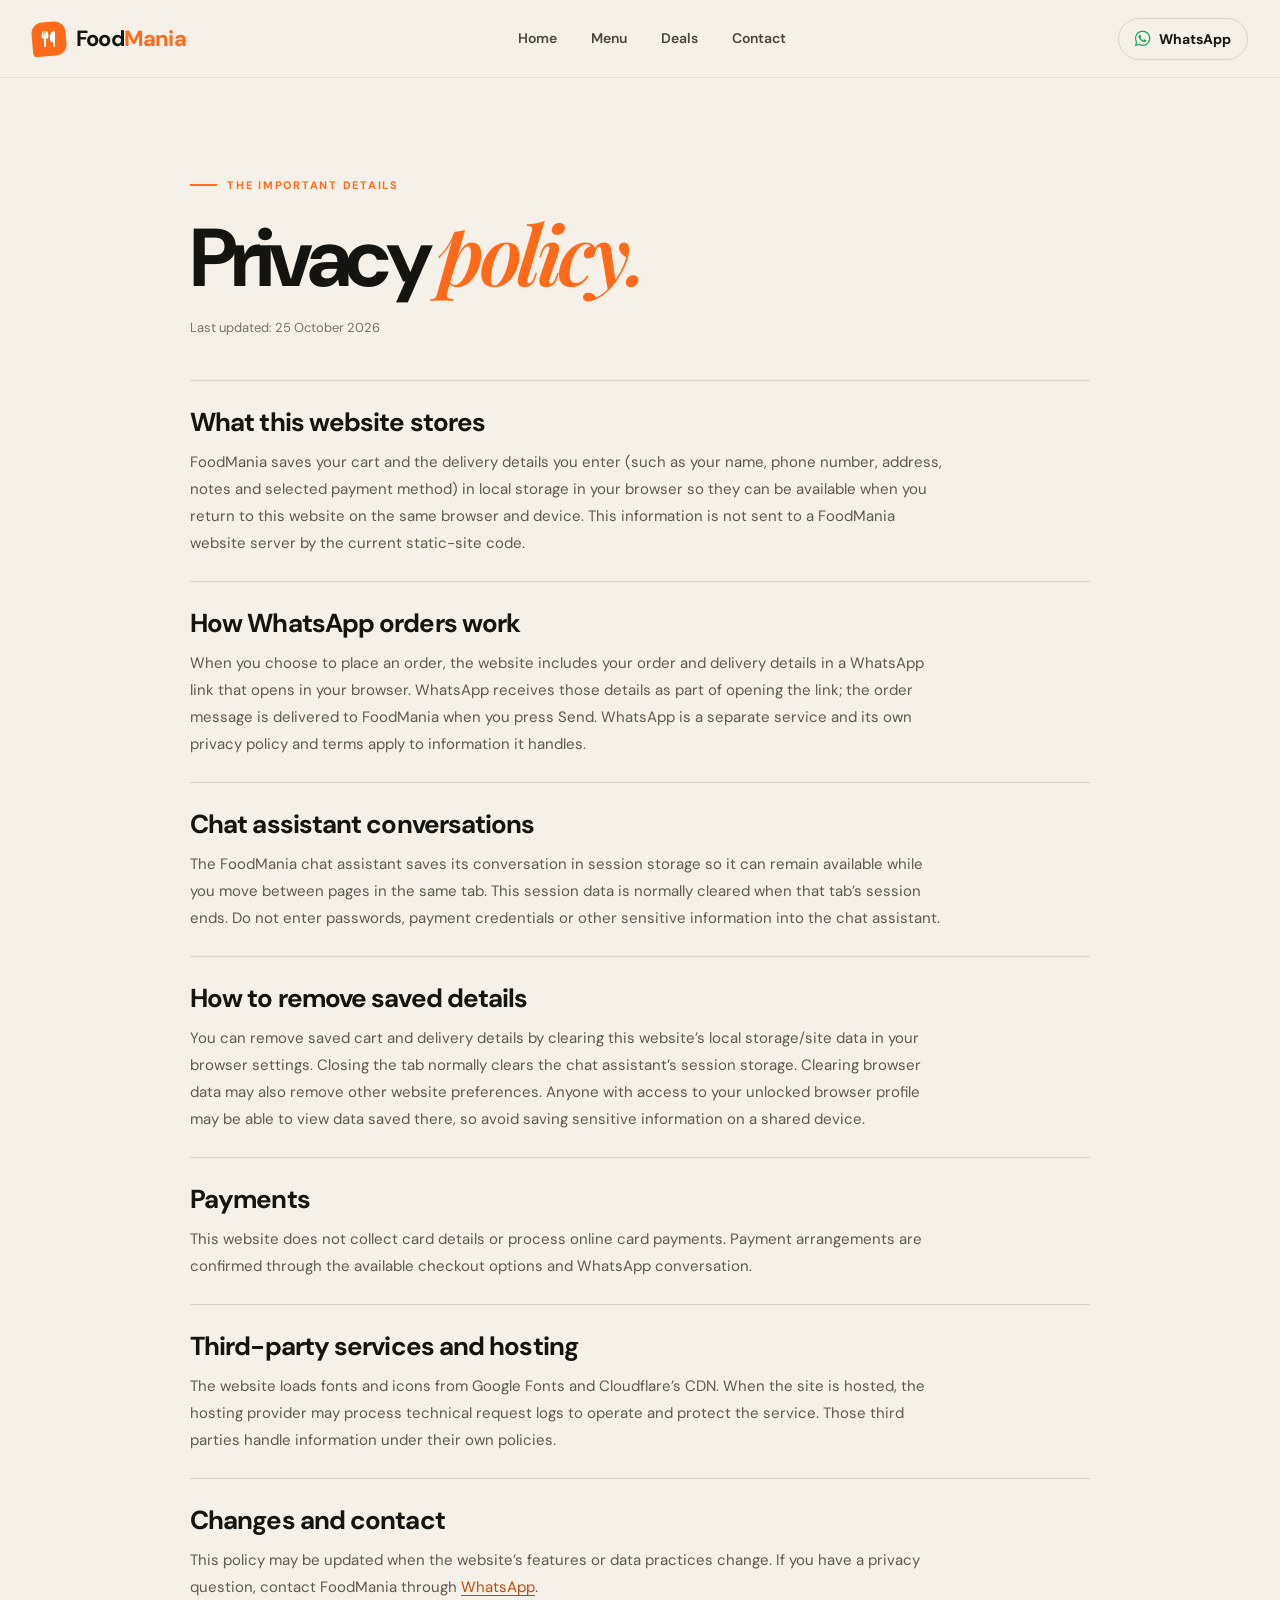
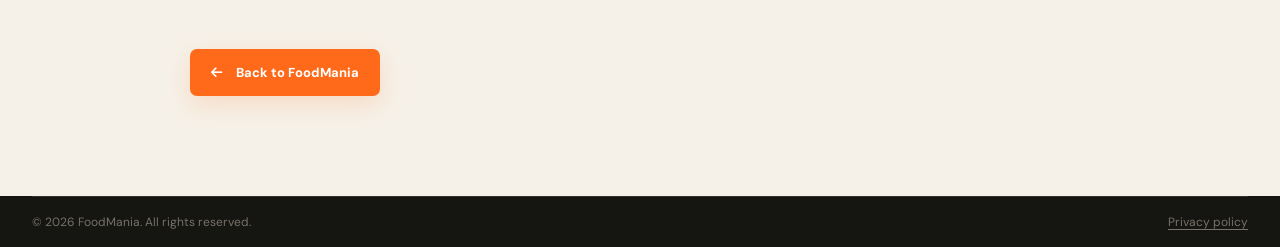
<file: privacy.html>
<!DOCTYPE html>
<html lang="en">
<head>
  <meta charset="UTF-8">
  <meta name="viewport" content="width=device-width, initial-scale=1.0">
  <meta name="description" content="Read how FoodMania handles cart and delivery details, browser storage, and WhatsApp order handoff.">
  <meta name="robots" content="index, follow">
  <meta name="theme-color" content="#141411">
  <meta property="og:type" content="website">
  <meta property="og:title" content="Privacy Policy | FoodMania">
  <meta property="og:description" content="How FoodMania handles browser-stored order details and WhatsApp checkout.">
  <meta name="twitter:card" content="summary">
  <title>Privacy Policy | FoodMania</title>
  <link rel="icon" href="assets/favicon.svg" type="image/svg+xml">
  <link rel="preconnect" href="https://fonts.googleapis.com">
  <link href="https://fonts.googleapis.com/css2?family=DM+Sans:wght@400;500;600;700&family=Playfair+Display:ital,wght@1,600;1,700&display=swap" rel="stylesheet">
  <link rel="stylesheet" href="https://cdnjs.cloudflare.com/ajax/libs/font-awesome/6.7.2/css/all.min.css">
  <link rel="stylesheet" href="css/style.css">
</head>
<body>
  <header class="site-header">
    <a class="brand" href="index.html" aria-label="FoodMania home"><span class="brand-mark"><i class="fa-solid fa-utensils"></i></span><span>Food<span>Mania</span></span></a>
    <nav class="site-nav" id="siteNavigation" aria-label="Main"><a href="index.html">Home</a><a href="menu.html">Menu</a><a href="index.html#deals">Deals</a><a href="index.html#contact">Contact</a></nav>
    <div class="header-actions"><a class="header-whatsapp" href="https://wa.me/923152136621" target="_blank" rel="noopener noreferrer" aria-label="Chat with us on WhatsApp"><i class="fa-brands fa-whatsapp"></i><span>WhatsApp</span></a><button class="nav-toggle" type="button" aria-label="Open navigation" aria-controls="siteNavigation" aria-expanded="false"><i class="fa-solid fa-bars" aria-hidden="true"></i></button></div>
  </header>
  <main class="privacy-page section-shell">
    <p class="eyebrow"><span class="eyebrow-line"></span> THE IMPORTANT DETAILS</p>
    <h1>Privacy <em>policy.</em></h1>
    <p class="privacy-updated">Last updated: 25 October 2026</p>
    <section><h2>What this website stores</h2><p>FoodMania saves your cart and the delivery details you enter (such as your name, phone number, address, notes and selected payment method) in local storage in your browser so they can be available when you return to this website on the same browser and device. This information is not sent to a FoodMania website server by the current static-site code.</p></section>
    <section><h2>How WhatsApp orders work</h2><p>When you choose to place an order, the website includes your order and delivery details in a WhatsApp link that opens in your browser. WhatsApp receives those details as part of opening the link; the order message is delivered to FoodMania when you press Send. WhatsApp is a separate service and its own privacy policy and terms apply to information it handles.</p></section>
    <section><h2>Chat assistant conversations</h2><p>The FoodMania chat assistant saves its conversation in session storage so it can remain available while you move between pages in the same tab. This session data is normally cleared when that tab’s session ends. Do not enter passwords, payment credentials or other sensitive information into the chat assistant.</p></section>
    <section><h2>How to remove saved details</h2><p>You can remove saved cart and delivery details by clearing this website’s local storage/site data in your browser settings. Closing the tab normally clears the chat assistant’s session storage. Clearing browser data may also remove other website preferences. Anyone with access to your unlocked browser profile may be able to view data saved there, so avoid saving sensitive information on a shared device.</p></section>
    <section><h2>Payments</h2><p>This website does not collect card details or process online card payments. Payment arrangements are confirmed through the available checkout options and WhatsApp conversation.</p></section>
    <section><h2>Third-party services and hosting</h2><p>The website loads fonts and icons from Google Fonts and Cloudflare’s CDN. When the site is hosted, the hosting provider may process technical request logs to operate and protect the service. Those third parties handle information under their own policies.</p></section>
    <section><h2>Changes and contact</h2><p>This policy may be updated when the website’s features or data practices change. If you have a privacy question, contact FoodMania through <a data-whatsapp-link href="https://wa.me/923152136621" target="_blank" rel="noopener noreferrer">WhatsApp</a>.</p></section>
    <a class="button button-primary privacy-back" href="index.html"><i class="fa-solid fa-arrow-left" aria-hidden="true"></i> Back to FoodMania</a>
  </main>
  <footer class="site-footer"><div class="footer-bottom section-shell"><span>© 2026 FoodMania. All rights reserved.</span><span><a href="privacy.html" aria-current="page">Privacy policy</a></span></div></footer>
  <script defer src="js/navigation.js"></script>
</body>
</html>
</file>
<file: css/style.css>
:root {
  --ink: #141411;
  --ink-soft: #1e1d19;
  --paper: #f6f1e8;
  --paper-deep: #ece3d5;
  --orange: #ff6a1a;
  --orange-light: #ff9a4b;
  --cream: #fffaf1;
  --muted: #8e897f;
  --line: rgba(30, 29, 25, .13);
  --font-body: "DM Sans", sans-serif;
  --font-display: "Playfair Display", serif;
  --page-width: 1240px;
  --header-height: 78px;
}
* { box-sizing: border-box; }
html { scroll-behavior: smooth; scroll-padding-top: 110px; }
body { margin: 0; background: var(--paper); color: var(--ink); font-family: var(--font-body); font-size: 16px; -webkit-font-smoothing: antialiased; }
body.cart-open { overflow: hidden; }
a { color: inherit; text-decoration: none; }
button, input { font: inherit; }
button { cursor: pointer; }
button:focus-visible, a:focus-visible, input:focus-visible { outline: 3px solid var(--orange); outline-offset: 3px; }
img { display: block; max-width: 100%; }
[hidden] { display: none !important; }
.section-shell { width: min(var(--page-width), calc(100% - 64px)); margin-inline: auto; }
.site-header { min-height: var(--header-height); height: auto; display: flex; align-items: center; justify-content: space-between; padding: 10px max(32px, calc((100vw - var(--page-width)) / 2)); background: var(--paper); border-bottom: 1px solid rgba(0,0,0,.06); position: sticky; top: 0; z-index: 100; }
.brand { display: inline-flex; align-items: center; gap: 10px; font-weight: 700; font-size: 22px; letter-spacing: -.8px; }
.brand > span:last-child > span { color: var(--orange); }
.brand-mark { width: 34px; height: 34px; display: grid; place-items: center; background: var(--orange); color: white; border-radius: 11px 11px 11px 4px; font-size: 16px; transform: rotate(-5deg); }
.brand-mark i { transform: rotate(5deg); }
.header-actions { display: flex; align-items: center; gap: 12px; }
.welcome-user { font-size: 12px; font-weight: 700; letter-spacing: .08em; }
.user-button, .cart-button, .icon-button { position: relative; border: 1px solid var(--line); width: 42px; height: 42px; border-radius: 50%; display: grid; place-items: center; background: transparent; color: var(--ink); transition: .2s ease; }
.user-button:hover, .cart-button:hover, .icon-button:hover { background: var(--orange); color: white; border-color: var(--orange); }
.user-button.user-initial { background: var(--ink); color: var(--cream); border-color: var(--ink); font-weight: 700; }
.cart-count { position: absolute; right: -3px; top: -4px; min-width: 19px; height: 19px; padding: 0 4px; display: grid; place-items: center; background: var(--orange); color: white; border: 2px solid var(--paper); border-radius: 99px; font-size: 10px; font-weight: 700; }
.dark-section { background: var(--ink); color: var(--cream); }
.hero { min-height: min(820px, calc(100svh - var(--header-height))); min-height: max(700px, min(820px, calc(100svh - var(--header-height)))); padding: 88px max(32px, calc((100vw - var(--page-width)) / 2)) 68px; display: grid; grid-template-columns: 1fr 1fr; align-items: center; position: relative; overflow: hidden; isolation: isolate; }
.hero::before { content: ""; position: absolute; width: 760px; height: 760px; right: -8%; top: 2%; background: radial-gradient(circle, rgba(255,106,26,.16), rgba(255,106,26,0) 66%); z-index: -1; }
.hero-grain { pointer-events: none; position: absolute; inset: 0; opacity: .11; background-image: radial-gradient(#fff 0.5px, transparent .5px); background-size: 7px 7px; mask-image: linear-gradient(90deg, transparent, #000); z-index: -1; }
.hero-copy { position: relative; z-index: 2; max-width: 600px; padding-bottom: 20px; }
.eyebrow { display: flex; align-items: center; gap: 10px; margin: 0 0 19px; color: var(--orange); font-size: 11px; font-weight: 700; letter-spacing: .16em; text-transform: uppercase; }
.eyebrow-line { width: 27px; height: 2px; background: currentColor; display: inline-block; }
.hero h1, .menu-intro h1 { margin: 0; font-size: clamp(54px, 6.4vw, 88px); line-height: .98; letter-spacing: -.075em; font-weight: 700; }
h1 em, h2 em, .drawer-heading h2 em, .footer-stamp em { font-family: var(--font-display); color: var(--orange); font-weight: 600; letter-spacing: -.055em; }
.hero-description { max-width: 460px; color: #c0bcb4; font-size: 16px; line-height: 1.75; margin: 27px 0 28px; }
.hero-actions { display: flex; align-items: center; flex-wrap: wrap; gap: 24px; }
.button { border: 0; display: inline-flex; justify-content: center; align-items: center; gap: 14px; padding: 15px 21px; border-radius: 7px; font-size: 13px; font-weight: 700; transition: transform .2s ease, background .2s ease, box-shadow .2s ease; }
.button:hover { transform: translateY(-2px); }
.button-primary { background: var(--orange); color: #fff; box-shadow: 0 8px 24px rgba(255,106,26,.17); }
.button-primary:hover { background: #f05a0a; box-shadow: 0 12px 30px rgba(255,106,26,.26); }
.button-wide { width: 100%; }
.button:disabled { opacity: .45; cursor: not-allowed; transform: none; }
.hero-note { color: #a7a198; font-size: 11px; display: inline-flex; align-items: center; gap: 8px; }
.hero-note i { color: var(--orange); }
.hero-benefits { display: flex; gap: 26px; margin-top: 64px; padding-top: 25px; border-top: 1px solid rgba(255,255,255,.14); }
.hero-benefits > div { display: flex; align-items: center; gap: 10px; min-width: 0; }
.hero-benefits > div > i { font-size: 19px; color: var(--orange); }
.hero-benefits span { display: grid; gap: 4px; }
.hero-benefits strong { font-size: 11px; font-weight: 600; white-space: nowrap; }
.hero-benefits small { font-size: 10px; color: #99948b; white-space: nowrap; }
.hero-art { min-height: 500px; position: relative; display: grid; place-items: center; perspective: 900px; }
.pizza-orbit { position: absolute; border: 1px solid rgba(255,255,255,.15); border-radius: 50%; transform: rotate(-22deg); }
.orbit-one { width: min(42vw, 500px); aspect-ratio: 1; }
.orbit-two { width: min(48vw, 580px); aspect-ratio: 1; border-style: dashed; opacity: .55; }
.pizza-placeholder { width: min(37vw, 430px); aspect-ratio: 1; position: relative; border-radius: 50%; background: conic-gradient(from 12deg, #ff8b32 0 14%, #e93f29 14% 25%, #ffd84a 25% 38%, #8acb54 38% 48%, #e84b2f 48% 62%, #f9b73d 62% 75%, #a7cf56 75% 86%, #ff7830 86%); border: 13px solid #d58a3d; box-shadow: 0 35px 70px rgba(0,0,0,.42), inset 0 0 0 8px rgba(255,245,202,.5), inset 0 0 45px rgba(104,38,12,.55); transform: rotate(-13deg); z-index: 2; }
.pizza-placeholder::before { content: ""; position: absolute; inset: 7%; border-radius: 50%; border: 2px dashed rgba(255,244,191,.7); }
.pizza-crust { position: absolute; inset: 4%; border-radius: 50%; background: repeating-conic-gradient(from 2deg, rgba(255,223,125,.2) 0deg 9deg, transparent 9deg 20deg); }
.pizza-cheese { position: absolute; inset: 9%; border-radius: 50%; background: radial-gradient(circle at 28% 30%, #ffdc61 0 5%, transparent 6%), radial-gradient(circle at 70% 28%, #ffed7e 0 4%, transparent 5%), radial-gradient(circle at 55% 72%, #ffe36a 0 5%, transparent 6%), radial-gradient(circle at 30% 70%, #fff0a2 0 4%, transparent 5%), radial-gradient(circle, #f3ad35, #ef6b24); border: 3px solid rgba(255,244,174,.5); }
.pizza-topping { position: absolute; z-index: 3; width: 13%; aspect-ratio: 1; border-radius: 50%; background: radial-gradient(circle at 35% 30%, #ff8971, #c82d22 65%, #6f2018); border: 4px solid #9f3022; box-shadow: 0 3px 4px #6c3518; }
.topping-1 { top: 19%; left: 43%; }.topping-2 { top: 36%; left: 20%; }.topping-3 { top: 34%; right: 20%; }.topping-4 { bottom: 23%; left: 28%; }.topping-5 { bottom: 19%; right: 27%; }.topping-6 { top: 56%; left: 45%; }.topping-7 { top: 18%; right: 27%; width: 10%; }.topping-8 { bottom: 38%; right: 15%; width: 10%; }.topping-9 { top: 61%; left: 18%; width: 10%; }
.pizza-leaf { position: absolute; z-index: 4; width: 11%; height: 5%; background: #3b8c43; border-radius: 100% 0 100% 0; transform: rotate(40deg); box-shadow: inset 2px 0 #8ab958; }.leaf-1 { top: 27%; left: 29%; }.leaf-2 { bottom: 30%; right: 29%; transform: rotate(130deg); }.leaf-3 { top: 52%; right: 28%; transform: rotate(-25deg); }
.art-caption { position: absolute; width: 100%; bottom: 7px; display: flex; justify-content: space-between; color: #817b71; font-size: 9px; letter-spacing: .14em; }
.art-caption span:last-child { color: var(--orange-light); }
.hero-bottom-label { position: absolute; bottom: 21px; left: max(32px, calc((100vw - var(--page-width)) / 2)); color: #6e6a62; font-size: 9px; letter-spacing: .2em; }
.hero-bottom-label span { color: var(--orange); padding: 0 8px; }
.section-shell { position: relative; }
.explore, .deals { padding-block: 105px; }
.section-heading { display: flex; align-items: end; justify-content: space-between; gap: 24px; margin-bottom: 38px; }
.section-heading .eyebrow { margin-bottom: 12px; }
.section-heading h2, .menu-category-heading h2, .menu-bottom-cta h2 { margin: 0; font-size: clamp(32px, 4vw, 48px); line-height: 1.06; letter-spacing: -.065em; }
.text-link { display: inline-flex; align-items: center; gap: 10px; font-size: 12px; font-weight: 700; color: var(--orange); padding: 7px 0; border-bottom: 1px solid rgba(255,106,26,.4); white-space: nowrap; transition: gap .2s ease, border-color .2s ease; }
.text-link:hover { gap: 16px; border-color: var(--orange); }
.explore-grid { display: grid; grid-template-columns: 1.15fr 1fr; grid-template-rows: repeat(2, minmax(200px, 1fr)); gap: 16px; }
.explore-card { position: relative; display: flex; flex-direction: column; justify-content: space-between; min-height: 230px; border-radius: 12px; padding: 23px; overflow: hidden; isolation: isolate; transition: transform .25s ease; }
.explore-card:hover { transform: translateY(-4px); }
.explore-feature { grid-row: span 2; min-height: 460px; background: #e8c5a0; }
.explore-small { min-height: 222px; }
.explore-burger { background: #d9dfc7; }.explore-drink { background: #d8d1c7; }
.explore-number { position: relative; z-index: 3; font-size: 9px; font-weight: 700; letter-spacing: .14em; opacity: .65; }
.explore-card-copy { position: relative; z-index: 3; }
.explore-card-copy h3 { margin: 0 0 5px; font-size: 28px; letter-spacing: -.06em; }
.explore-card-copy p { margin: 0; font-size: 12px; opacity: .7; }
.circle-arrow { position: absolute; right: 0; bottom: 0; width: 39px; height: 39px; border-radius: 50%; background: var(--ink); color: white; display: grid; place-items: center; font-size: 12px; }
.shape-food { display: grid; place-items: center; position: relative; }
.explore-card .shape-food { position: absolute; right: 7%; top: 14%; width: 54%; height: 57%; font-size: clamp(90px, 13vw, 180px); color: rgba(91,43,18,.78); transform: rotate(-12deg); }
.explore-card .shape-food::before { content: ""; position: absolute; width: 84%; aspect-ratio: 1; border-radius: 50%; background: conic-gradient(#fa6c20, #ffce5e, #b5d56d, #e94e37, #f7b43e, #fa6c20); filter: saturate(.85); z-index: -1; box-shadow: 0 20px 35px rgba(80,38,15,.17); }
.explore-card .shape-food i { filter: drop-shadow(0 7px 4px rgba(0,0,0,.14)); }
.explore-burger .shape-food { color: #4b3325; font-size: clamp(80px, 10vw, 130px); transform: rotate(9deg); }
.explore-burger .shape-food::before { background: radial-gradient(circle, #f4b966, #98a56a); }
.explore-drink .shape-food { color: #4a3129; font-size: clamp(75px, 9vw, 115px); transform: rotate(9deg); }
.explore-drink .shape-food::before { background: radial-gradient(circle, #ffcf85, #b5c8be); }
.bestsellers { padding-block: 94px 75px; overflow: hidden; }
.section-heading-light h2 { color: var(--cream); }.section-heading-light .section-subtitle { color: #a7a197; font-size: 13px; margin: 13px 0 0; }
.bestseller-track { display: flex; gap: 18px; overflow-x: auto; padding: 4px 2px 18px; scrollbar-width: none; scroll-snap-type: x mandatory; }
.bestseller-track::-webkit-scrollbar { display: none; }
.product-card { flex: 0 0 275px; min-width: 0; overflow: hidden; background: var(--cream); color: var(--ink); border-radius: 10px; border: 1px solid rgba(0,0,0,.07); scroll-snap-align: start; }
.product-art { height: 188px; position: relative; overflow: hidden; display: grid; place-items: center; isolation: isolate; background: #e5c9a8; }
.product-art::before { content: ""; position: absolute; width: 200px; height: 200px; border-radius: 50%; background: conic-gradient(#ff6a1a, #ffd56a, #98c76c, #e34b3b, #ff6a1a); opacity: .92; transform: rotate(-17deg); z-index: -1; }
.product-art::after { content: ""; position: absolute; width: 130px; height: 130px; border: 1px dashed rgba(20,20,17,.3); border-radius: 50%; transform: rotate(23deg); }
.product-art .shape-food { font-size: 92px; color: #36241a; filter: drop-shadow(0 13px 8px rgba(0,0,0,.18)); transform: rotate(-8deg); }
.product-tag { position: absolute; left: 12px; top: 12px; z-index: 3; background: var(--cream); border-radius: 4px; padding: 6px 8px; font-size: 9px; text-transform: uppercase; font-weight: 700; letter-spacing: .07em; }
.art-index { position: absolute; bottom: 11px; right: 13px; color: rgba(20,20,17,.55); font-size: 9px; letter-spacing: .15em; }
.art-burger { background: #e7c7a0; }.art-pizza { background: #f1d6a1; }.art-sandwich, .art-wrap { background: #d9dfc7; }.art-drink { background: #c7d6ce; }.art-dip { background: #f1c9aa; }.art-dessert { background: #d6c4d1; }.art-fries, .art-nuggets, .art-snack { background: #ead9b4; }.art-pasta, .art-bowl { background: #e2c8a9; }.art-combo { background: #efb28a; }
.art-pizza::before { background: conic-gradient(#f5b63b, #e6482f, #ffdf65, #6cba69, #f5b63b); }
.art-drink::before { background: conic-gradient(#8cc8bd, #e4a1a8, #f7d06b, #a5b7e5, #8cc8bd); }
.art-dessert::before { background: conic-gradient(#a36a4d, #e6a3ad, #f7d2a1, #7955a3, #a36a4d); }
.product-info { padding: 16px; }
.product-title-row { display: flex; justify-content: space-between; align-items: start; gap: 10px; }
.product-category { color: var(--orange); font-size: 9px; font-weight: 700; text-transform: uppercase; letter-spacing: .1em; margin: 0 0 5px; }
.product-info h3 { font-size: 15px; margin: 0; letter-spacing: -.035em; }
.add-button { flex: 0 0 31px; width: 31px; height: 31px; display: grid; place-items: center; border: 0; border-radius: 50%; color: white; background: var(--orange); transition: transform .2s ease, background .2s ease; }
.add-button:hover { transform: rotate(90deg); background: var(--ink); }
.product-description { font-size: 11px; line-height: 1.55; color: #777168; min-height: 34px; margin: 10px 0 14px; }
.product-price-row { display: flex; align-items: center; gap: 8px; }.product-price-row strong { font-size: 14px; }.product-price-row del { color: #a7a097; font-size: 11px; }
.slider-controls { display: flex; justify-content: space-between; align-items: center; color: #8d877c; font-size: 9px; letter-spacing: .16em; margin-top: 10px; }
.slider-arrows { display: flex; gap: 8px; }
.slider-arrows button { width: 38px; height: 38px; border-radius: 50%; background: transparent; color: var(--cream); border: 1px solid rgba(255,255,255,.25); transition: .2s ease; }
.slider-arrows button:hover { color: var(--ink); background: var(--orange); border-color: var(--orange); }
.slider-rail { margin-top: 15px; height: 3px; background: #393731; border-radius: 5px; overflow: hidden; }
.slider-rail span { display: block; width: 25%; height: 100%; background: var(--orange); border-radius: inherit; transition: width .15s ease; }
.deals-grid { display: grid; grid-template-columns: 1.1fr 1fr 1fr; gap: 16px; }
.deal-card { min-height: 310px; padding: 23px; border-radius: 12px; position: relative; overflow: hidden; display: flex; flex-direction: column; justify-content: space-between; isolation: isolate; }
.deal-card:first-child { background: #f1bd8f; }.deal-card:nth-child(2) { background: #d7dfc7; }.deal-card:nth-child(3) { background: #d5c7dc; }.deal-card:nth-child(4) { background: #f0d5a3; }
.deal-card .deal-index { font-size: 9px; letter-spacing: .14em; font-weight: 700; opacity: .65; }
.deal-card .deal-art { position: absolute; z-index: -1; right: -4%; top: 20%; width: 65%; height: 48%; display: grid; place-items: center; font-size: 105px; color: rgba(58,37,24,.82); transform: rotate(-12deg); }
.deal-card .deal-art::before { content: ""; position: absolute; width: 88%; aspect-ratio: 1; border-radius: 50%; background: conic-gradient(#ff6a1a, #ffd56a, #8bc66d, #e94a36, #ff6a1a); z-index: -1; }
.deal-card:nth-child(2) .deal-art::before { background: conic-gradient(#f7c56b, #c1d3a6, #d98b61, #f7c56b); }
.deal-card:nth-child(3) .deal-art::before { background: conic-gradient(#b5a1d2, #f1c6aa, #be7c6a, #b5a1d2); }
.deal-card h3 { max-width: 220px; margin: 0 0 8px; font-size: 27px; line-height: 1.04; letter-spacing: -.06em; }
.deal-card p { max-width: 200px; margin: 0; font-size: 11px; line-height: 1.5; opacity: .7; }
.deal-bottom { display: flex; align-items: center; justify-content: space-between; gap: 10px; position: relative; z-index: 2; }
.deal-price { font-weight: 700; font-size: 18px; }.deal-price del { display: block; font-size: 10px; opacity: .55; font-weight: 500; }
.deal-add { border: 0; background: var(--ink); color: white; border-radius: 50%; width: 38px; height: 38px; display: grid; place-items: center; }
.site-footer { background: #151512; color: #eee9df; }
.footer-main { padding-block: 55px 48px; display: grid; grid-template-columns: 1.3fr .7fr 1fr .8fr; gap: 35px; }
.brand-light { color: #f7f1e7; }.footer-main p, .footer-main a:not(.brand) { color: #a8a298; font-size: 11px; line-height: 1.8; }
.footer-main > div:not(:first-child) { display: flex; flex-direction: column; align-items: start; gap: 7px; }
.footer-main h4 { margin: 0 0 5px; font-size: 12px; }
.footer-main small { color: #777168; font-size: 9px; }
.footer-stamp { align-self: center; justify-self: end; font-size: 14px; font-weight: 700; line-height: 1.2; letter-spacing: .08em; transform: rotate(-7deg); }
.footer-stamp em { font-size: 37px; }
.footer-bottom { border-top: 1px solid rgba(255,255,255,.12); padding-block: 17px; display: flex; justify-content: space-between; align-items: center; gap: 15px; color: #777168; font-size: 10px; }
.footer-bottom .brand { font-size: 16px; }.footer-bottom .brand-mark { width: 26px; height: 26px; font-size: 12px; }
.mascot-widget { position: fixed; right: 22px; bottom: 22px; z-index: 35; width: 100px; height: 100px; padding: 0; overflow: hidden; display: grid; place-items: center; border: 1px solid rgba(255, 143, 48, .6); border-radius: 24px; background: #10100f; box-shadow: 0 10px 30px rgba(0,0,0,.32); cursor: pointer; transition: transform .2s ease, box-shadow .2s ease; }
.mascot-widget img { display: block; width: 100%; height: 100%; object-fit: contain; }
.mascot-widget:hover { transform: translateY(-4px); box-shadow: 0 14px 34px rgba(0,0,0,.4); }
.mascot-widget:focus-visible { outline: 2px solid #ff8f30; outline-offset: 4px; }
.cart-overlay { position: fixed; inset: 0; z-index: 100; display: flex; justify-content: flex-end; }
.cart-backdrop { position: absolute; inset: 0; background: rgba(0,0,0,.62); border: 0; cursor: default; }
.cart-drawer { width: min(470px, 100%); height: 100%; background: var(--paper); position: relative; display: flex; flex-direction: column; padding: 28px; animation: drawerIn .25s ease; }
@keyframes drawerIn { from { transform: translateX(35px); opacity: .6; } to { transform: translateX(0); opacity: 1; } }
.drawer-heading { display: flex; justify-content: space-between; align-items: center; padding-bottom: 22px; border-bottom: 1px solid var(--line); }
.drawer-heading .eyebrow { margin-bottom: 7px; }.drawer-heading h2 { margin: 0; font-size: 32px; letter-spacing: -.06em; }
.cart-items { flex: 1; overflow-y: auto; padding-block: 12px; }
.empty-cart { text-align: center; padding: 60px 20px; }.empty-cart-icon { margin: auto auto 20px; width: 65px; height: 65px; border-radius: 50%; display: grid; place-items: center; background: var(--paper-deep); font-size: 22px; color: var(--orange); }
.empty-cart h3 { margin: 0 0 8px; font-size: 18px; }.empty-cart p { font-size: 12px; color: #777168; margin-bottom: 22px; }
.cart-line { display: grid; grid-template-columns: 66px 1fr auto; gap: 12px; padding: 14px 0; border-bottom: 1px solid var(--line); align-items: center; }
.cart-line-art { width: 66px; height: 66px; border-radius: 8px; display: grid; place-items: center; background: #e9d0b2; font-size: 27px; color: #67432d; }
.cart-line-info h3 { margin: 0 0 5px; font-size: 12px; }.cart-line-info p { margin: 0; font-size: 11px; color: #777168; }
.cart-line-total { font-size: 11px; align-self: start; padding-top: 3px; }
.quantity-control { display: inline-flex; align-items: center; gap: 12px; margin-top: 9px; border: 1px solid var(--line); border-radius: 99px; padding: 3px 7px; font-size: 11px; }
.quantity-control button { border: 0; background: transparent; font-size: 15px; width: 17px; padding: 0; }
.cart-summary { border-top: 1px solid var(--line); padding-top: 20px; }.cart-summary > div { display: flex; justify-content: space-between; align-items: center; font-size: 13px; }.cart-summary > div strong { font-size: 19px; }.cart-summary p { color: #777168; font-size: 10px; line-height: 1.5; margin: 10px 0 18px; }
.toast { position: fixed; left: 50%; bottom: 24px; transform: translate(-50%, 20px); opacity: 0; pointer-events: none; background: var(--ink); color: white; padding: 13px 18px; border-radius: 8px; z-index: 120; font-size: 12px; box-shadow: 0 8px 25px rgba(0,0,0,.2); transition: .2s ease; max-width: calc(100vw - 30px); text-align: center; }.toast.is-visible { opacity: 1; transform: translate(-50%, 0); }

.menu-intro { position: relative; overflow: hidden; padding: 83px 0 70px; }
.menu-intro-inner { min-height: 315px; }
.menu-intro h1 { max-width: 680px; font-size: clamp(48px, 6vw, 76px); }
.menu-intro > .section-shell > p:not(.eyebrow) { color: #aaa49a; margin: 22px 0; font-size: 14px; }
.menu-search { display: flex; align-items: center; gap: 13px; max-width: 440px; height: 49px; padding: 0 15px; border: 1px solid rgba(255,255,255,.18); background: rgba(255,255,255,.06); border-radius: 7px; color: var(--orange); }
.menu-search input { flex: 1; min-width: 0; border: 0; outline: 0; color: white; background: transparent; font-size: 12px; }.menu-search input::placeholder { color: #8c867d; }.menu-search .menu-search-enter { color: #8c867d; font-size: 11px; }
.menu-intro-art { position: absolute; z-index: 1; right: 1%; top: 50%; width: min(48%, 590px); display: flex; flex-direction: column; align-items: flex-end; gap: 10px; color: #8e877b; font-size: 9px; letter-spacing: .18em; transform: translateY(-48%); pointer-events: none; }
.menu-hero-picture { position: relative; display: block; width: 100%; line-height: 0; -webkit-mask-image: linear-gradient(90deg, transparent 0%, rgba(0,0,0,.2) 9%, #000 28%); mask-image: linear-gradient(90deg, transparent 0%, rgba(0,0,0,.2) 9%, #000 28%); }
.menu-hero-image { display: block; width: 100%; height: auto; object-fit: contain; mix-blend-mode: screen; filter: drop-shadow(0 24px 30px rgba(0,0,0,.22)); }
.menu-intro-art > span { padding-right: 12px; }
.mini-pizza { width: 170px; height: 170px; display: grid; place-items: center; border-radius: 50%; color: #3d2818; font-size: 90px; background: conic-gradient(#ff6a1a, #ffd56a, #91c36d, #e94a36, #ff6a1a); border: 8px solid #bd7b3b; box-shadow: 0 20px 50px rgba(0,0,0,.3); }
.category-nav { position: sticky; top: 0; z-index: 25; background: rgba(246,241,232,.96); backdrop-filter: blur(12px); border-bottom: 1px solid var(--line); }
.category-nav-inner { width: min(var(--page-width), calc(100% - 64px)); margin: auto; display: flex; gap: 8px; overflow-x: auto; scrollbar-width: none; padding-block: 14px; }
.category-nav-inner::-webkit-scrollbar { display: none; }
.category-pill { flex: 0 0 auto; display: inline-flex; align-items: center; gap: 9px; border: 1px solid transparent; border-radius: 6px; padding: 10px 13px; color: #69645b; font-size: 11px; font-weight: 700; transition: .2s ease; }
.category-pill span { color: #aaa196; font-size: 9px; }.category-pill:hover { border-color: var(--line); color: var(--ink); }.category-pill.is-active { background: var(--ink); color: white; }.category-pill.is-active span { color: var(--orange-light); }
.menu-content { padding-block: 35px 75px; }
.menu-category-section { padding-top: 42px; margin-bottom: 32px; scroll-margin-top: 85px; }
.menu-category-heading { display: flex; align-items: center; justify-content: space-between; gap: 15px; padding-bottom: 20px; border-bottom: 1px solid var(--line); margin-bottom: 20px; }
.menu-category-heading > div { display: flex; align-items: center; gap: 14px; }.category-index { color: var(--orange); font-size: 11px; font-weight: 700; letter-spacing: .1em; }.menu-category-heading h2 { font-size: 30px; }.menu-category-heading > span { color: #8e897f; font-size: 11px; }
.menu-product-grid { display: grid; grid-template-columns: repeat(4, minmax(0, 1fr)); gap: 16px; }
.menu-product-card { width: auto; flex: initial; }.menu-product-card .product-art { height: 170px; }.menu-product-card .product-info { padding: 14px; }.menu-product-card .product-info h3 { font-size: 14px; }.menu-product-card .product-description { min-height: 50px; }
.no-results { text-align: center; padding: 100px 20px; color: #777168; }.no-results i { color: var(--orange); font-size: 30px; }.no-results h2 { color: var(--ink); margin-bottom: 5px; }
.menu-bottom-cta { margin-bottom: 75px; background: var(--paper-deep); border-radius: 12px; padding: 35px; display: flex; align-items: center; justify-content: space-between; gap: 25px; }.menu-bottom-cta .eyebrow { margin-bottom: 10px; }.menu-bottom-cta h2 { max-width: 620px; font-size: 35px; }
@media (min-width: 1500px) { .hero { padding-left: calc((100vw - var(--page-width)) / 2); padding-right: calc((100vw - var(--page-width)) / 2); } }
@media (max-width: 1000px) {
  .hero { grid-template-columns: 1.05fr .95fr; padding-top: 65px; min-height: 690px; }
  .hero h1 { font-size: clamp(52px, 6vw, 72px); }.hero-benefits { gap: 14px; margin-top: 48px; }.hero-benefits > div { gap: 7px; }.hero-benefits strong { font-size: 10px; }.hero-benefits small { font-size: 9px; }
  .hero-art { min-height: 400px; }.pizza-placeholder { width: min(38vw, 360px); }.orbit-one { width: 40vw; }.orbit-two { width: 46vw; }
  .deals-grid { grid-template-columns: repeat(2, 1fr); }.deal-card:first-child { grid-column: span 2; min-height: 250px; }
  .menu-product-grid { grid-template-columns: repeat(3, minmax(0, 1fr)); }.menu-intro-art { right: 0; width: 47%; }
}
@media (max-width: 700px) {
  :root { --header-height: 66px; }
  .section-shell { width: calc(100% - 36px); }.site-header { padding-inline: 18px; }.brand { font-size: 19px; gap: 7px; }.brand-mark { width: 30px; height: 30px; }.header-actions { gap: 8px; }.user-button, .cart-button { width: 38px; height: 38px; }.welcome-user { font-size: 9px; }
  .hero { min-height: initial; padding: 65px 18px 62px; grid-template-columns: 1fr; gap: 10px; }
  .hero-copy { max-width: 100%; }.hero h1 { font-size: clamp(54px, 13vw, 76px); }.hero-description { font-size: 14px; max-width: 390px; margin: 22px 0; }.hero-benefits { margin-top: 30px; padding-top: 18px; gap: 12px; justify-content: space-between; }.hero-benefits > div { align-items: start; gap: 6px; }.hero-benefits > div > i { font-size: 16px; }.hero-benefits strong { font-size: 9px; white-space: normal; }.hero-benefits small { display: none; }
  .hero-art { min-height: 320px; margin-top: 5px; }.pizza-placeholder { width: min(68vw, 310px); border-width: 9px; }.pizza-topping { border-width: 3px; }.orbit-one { width: min(75vw, 340px); }.orbit-two { width: min(84vw, 390px); }.art-caption { bottom: 0; padding-inline: 5px; }.hero-bottom-label { left: 18px; bottom: 18px; font-size: 7px; }
  .explore, .deals { padding-block: 70px; }.section-heading { align-items: start; flex-direction: column; margin-bottom: 25px; gap: 15px; }.section-heading h2 { font-size: 36px; }.section-heading .text-link { align-self: flex-start; }
  .explore-grid { grid-template-columns: 1fr 1fr; grid-template-rows: 260px 200px; gap: 10px; }.explore-feature { grid-column: span 2; grid-row: auto; min-height: 260px; }.explore-small { min-height: 200px; }.explore-card { padding: 15px; border-radius: 9px; }.explore-card .shape-food { right: 2%; top: 6%; width: 50%; height: 55%; font-size: 90px; }.explore-feature .shape-food { font-size: 125px; }.explore-card-copy h3 { font-size: 22px; }.explore-card-copy p { max-width: 150px; font-size: 10px; }.circle-arrow { width: 32px; height: 32px; }
  .bestsellers { padding-block: 70px 55px; }.bestseller-track { margin-right: -18px; }.product-card { flex-basis: 245px; }.product-art { height: 165px; }
  .deals-grid { grid-template-columns: 1fr 1fr; gap: 10px; }.deal-card, .deal-card:first-child { grid-column: auto; min-height: 255px; padding: 15px; }.deal-card:first-child { grid-column: span 2; min-height: 235px; }.deal-card .deal-art { top: 15%; right: -9%; font-size: 85px; }.deal-card h3 { font-size: 23px; }.deal-card p { font-size: 10px; max-width: 150px; }.deal-price { font-size: 15px; }
  .footer-main { padding-block: 40px 30px; grid-template-columns: 1fr 1fr; gap: 28px 18px; }.footer-stamp { justify-self: start; }.footer-bottom { flex-wrap: wrap; font-size: 9px; }.footer-bottom > span:last-child { display: none; }
  .mascot-widget { right: 13px; bottom: 13px; width: 82px; height: 82px; border-radius: 20px; }
  .cart-drawer { padding: 22px 18px; }.menu-intro { padding: 58px 0 42px; }.menu-intro-inner { min-height: initial; }.menu-intro h1 { font-size: clamp(45px, 11vw, 62px); max-width: 90%; }.menu-intro > .section-shell > p:not(.eyebrow) { max-width: 75%; line-height: 1.6; }.menu-intro-art { right: -8%; top: 48%; width: 53%; opacity: .96; }.menu-hero-picture { -webkit-mask-image: linear-gradient(90deg, transparent 0%, #000 24%); mask-image: linear-gradient(90deg, transparent 0%, #000 24%); }.menu-intro-art > span { display: none; }.menu-search { max-width: 100%; position: relative; z-index: 2; }
  .category-nav-inner { width: calc(100% - 24px); padding-block: 9px; gap: 3px; }.category-pill { padding: 9px 10px; font-size: 10px; }
  .menu-content { padding-block: 12px 45px; }.menu-category-section { padding-top: 32px; margin-bottom: 20px; scroll-margin-top: 75px; }.menu-category-heading { margin-bottom: 14px; }.menu-category-heading h2 { font-size: 25px; }.menu-product-grid { grid-template-columns: repeat(2, minmax(0, 1fr)); gap: 10px; }.menu-product-card .product-art { height: 130px; }.menu-product-card .product-art .shape-food { font-size: 66px; }.menu-product-card .product-tag { font-size: 7px; left: 7px; top: 7px; }.menu-product-card .product-info { padding: 10px; }.menu-product-card .product-info h3 { font-size: 12px; }.menu-product-card .product-category { font-size: 8px; }.menu-product-card .product-description { font-size: 10px; min-height: 60px; margin: 8px 0 10px; }.menu-product-card .add-button { flex-basis: 27px; width: 27px; height: 27px; }.menu-product-card .product-price-row strong { font-size: 12px; }.menu-bottom-cta { margin-bottom: 45px; padding: 22px; flex-direction: column; align-items: start; }.menu-bottom-cta h2 { font-size: 29px; }
}
@media (max-width: 390px) {
  .hero-actions { gap: 15px; }.hero-note { font-size: 10px; }.hero-benefits { gap: 7px; }.hero-benefits > div > i { font-size: 14px; }.hero-benefits strong { font-size: 8px; }
  .explore-grid { grid-template-rows: 235px 185px; }.explore-small { min-height: 185px; }.explore-card .shape-food { font-size: 70px; }.explore-feature .shape-food { font-size: 110px; }.explore-card-copy h3 { font-size: 19px; }
  .menu-product-grid { gap: 8px; }.menu-product-card .product-art { height: 112px; }.menu-product-card .product-art .shape-food { font-size: 56px; }
}
@media (prefers-reduced-motion: reduce) {
  *, *::before, *::after { scroll-behavior: auto !important; animation-duration: .01ms !important; animation-iteration-count: 1 !important; transition-duration: .01ms !important; }
}

.hero-pizza-image { display: block; width: 100%; height: 100%; object-fit: contain; border-radius: 50%; filter: drop-shadow(0 28px 28px rgba(0,0,0,.34)); }
.pizza-placeholder { background: transparent; border: 0; box-shadow: none; overflow: visible; }
.pizza-placeholder::before { display: none; }
.category-image { position: absolute; inset: 0; z-index: 1; width: 100%; height: 100%; object-fit: cover; border-radius: inherit; transition: transform .55s cubic-bezier(.2,.7,.2,1); }
.explore-card::after { content: ""; position: absolute; inset: 0; z-index: 2; pointer-events: none; background: linear-gradient(180deg, rgba(12,12,12,.04) 0%, rgba(12,12,12,.04) 42%, rgba(12,12,12,.74) 100%); }
.explore-card .explore-number, .explore-card .explore-card-copy { color: #fff; text-shadow: 0 1px 12px rgba(0,0,0,.35); }
.explore-card .explore-number { z-index: 3; }
.explore-card .explore-card-copy { z-index: 3; }
.explore-card .explore-card-copy p { color: rgba(255,255,255,.8); }
.explore-card:hover .category-image { transform: scale(1.055); }
.product-art { background: #171715; }
.product-art::before, .product-art::after { display: none; }
.product-image { display: block; width: 100%; height: 100%; object-fit: cover; transition: transform .45s ease; }
.product-card:hover .product-image { transform: scale(1.045); }
.product-art .product-tag { box-shadow: 0 2px 12px rgba(0,0,0,.12); }
.deal-card .deal-art { z-index: 0; top: 12%; right: -2%; width: 72%; height: 62%; transform: none; }
.deal-card .deal-art::before { display: none; }
.deal-card .deal-art img { width: 100%; height: 100%; object-fit: cover; border-radius: 9px; mask-image: linear-gradient(90deg, transparent 0%, #000 24%); }
.deal-card > :not(.deal-art) { position: relative; z-index: 1; }
.deal-card h3, .deal-card p { text-shadow: 0 1px 8px rgba(255,255,255,.18); }
.menu-intro-art .mini-pizza { overflow: hidden; background: #171715; border: 0; }
.menu-intro-art .mini-pizza img { width: 100%; height: 100%; object-fit: cover; }
@media (max-width: 680px) {
  .explore-card::after { background: linear-gradient(180deg, rgba(12,12,12,.04) 0%, rgba(12,12,12,.08) 35%, rgba(12,12,12,.8) 100%); }
  .deal-card .deal-art { width: 80%; height: 58%; top: 12%; right: -10%; }
  .deal-card .deal-art img { mask-image: linear-gradient(90deg, transparent 0%, #000 16%); }
}

::selection { background: var(--orange); color: var(--ink); }
:focus-visible { outline-color: var(--orange); }
* { scrollbar-color: var(--orange) var(--ink-soft); scrollbar-width: thin; }
*::-webkit-scrollbar { width: 10px; height: 10px; }
*::-webkit-scrollbar-track { background: var(--ink-soft); }
*::-webkit-scrollbar-thumb { background: var(--orange); border: 2px solid var(--ink-soft); border-radius: 99px; }
*::-webkit-scrollbar-thumb:hover { background: var(--orange-light); }
.hero-food-picture { display: block; width: 100%; height: 100%; }
.hero-pizza-image { border-radius: 0; object-fit: contain; filter: drop-shadow(0 24px 26px rgba(0,0,0,.32)); }
.pizza-placeholder { width: min(43vw, 520px); border-radius: 0; transform: rotate(-2deg); }
.hero-art { min-width: 0; }
.footer-stamp { width: 100%; max-width: 300px; justify-self: end; align-self: center; text-align: center; font-size: clamp(15px, 1.35vw, 19px); line-height: 1.12; letter-spacing: .09em; transform: rotate(-3deg); white-space: nowrap; }
.footer-stamp em { display: inline-block; font-size: clamp(48px, 5vw, 66px); line-height: .98; margin: 2px 0; }
.deal-card .deal-art { z-index: 0; top: 10%; right: 1%; width: 59%; height: 59%; transform: none; }
.deal-card .deal-art::before { display: none; }
.deal-card .deal-art img { width: 100%; height: 100%; object-fit: contain; border-radius: 8px; mask-image: none; }
.deal-card > :not(.deal-art) { position: relative; z-index: 1; }
.deal-card .deal-copy { max-width: 58%; margin-top: auto; }
.deal-card h3, .deal-card p { max-width: 100%; text-shadow: none; }
.deal-card .deal-index { align-self: flex-start; }
@media (max-width: 700px) {
  .slider-controls { display: none; }
  .slider-rail { margin-top: 8px; }
  .pizza-placeholder { width: min(84vw, 420px); }
  .hero-pizza-image { object-fit: contain; }
  .deal-card .deal-art { width: 58%; height: 53%; top: 8%; right: -2%; }
  .deal-card .deal-copy { max-width: 68%; }
  .footer-stamp { justify-self: start; text-align: left; max-width: 260px; white-space: normal; }
  .footer-stamp em { font-size: 54px; }
}
@media (max-width: 390px) {

  .explore-grid { grid-template-columns: minmax(0, 1fr); grid-template-rows: auto; }
  .explore-feature { grid-column: auto; grid-row: auto; min-height: 235px; }
  .explore-small { min-height: 190px; }
  .explore-card .explore-card-copy h3 { font-size: 22px; }
  .deal-card, .deal-card:first-child { grid-column: span 2; min-height: 235px; }
  .deal-card .deal-art { width: 56%; height: 58%; top: 6%; right: -1%; }
  .deal-card .deal-copy { max-width: 58%; }
}

.bestseller-viewport { width: 100%; overflow: hidden; }
.bestseller-track { width: max-content; overflow: visible; scroll-snap-type: none; will-change: transform; }
.bestseller-track .product-card { flex: 0 0 275px; }
.slider-rail { pointer-events: none; }
@media (max-width: 700px) {
  .bestseller-viewport { overflow: visible; }
  .bestseller-track { width: 100%; overflow-x: auto; overflow-y: hidden; scroll-snap-type: x mandatory; will-change: auto; }
  .bestseller-track .product-card { flex: 0 0 245px; }
}

.deal-card, .deal-card:first-child, .deal-card:nth-child(2), .deal-card:nth-child(3), .deal-card:nth-child(4) {
  background: #1b1a17;
  color: #fff8ed;
  border: 1px solid rgba(255,255,255,.08);
  box-shadow: inset 0 1px 0 rgba(255,255,255,.035), 0 14px 35px rgba(20,20,17,.09);
}
.deal-card::before { content: ""; position: absolute; inset: 0; z-index: 1; pointer-events: none; background: linear-gradient(180deg, rgba(20,19,16,.03) 0%, rgba(20,19,16,.12) 38%, rgba(20,19,16,.96) 100%); }
.deal-card .deal-art { z-index: 0; inset: 0; width: 100%; height: 100%; right: auto; top: auto; overflow: hidden; }
.deal-card .deal-art img { width: 100%; height: 100%; object-fit: cover; object-position: center; border-radius: inherit; opacity: .92; mix-blend-mode: screen; mask-image: linear-gradient(180deg, #000 0%, #000 40%, rgba(0,0,0,.55) 66%, transparent 100%); transition: transform .65s cubic-bezier(.2,.7,.2,1), opacity .35s ease; }
.deal-card:hover .deal-art img { transform: scale(1.045); opacity: 1; }
.deal-card > :not(.deal-art) { z-index: 2; }
.deal-card .deal-index { color: rgba(255,248,237,.68); }
.deal-card .deal-copy { max-width: 78%; margin-top: auto; padding-top: 125px; }
.deal-card h3 { color: #fff8ed; }
.deal-card p { color: rgba(255,248,237,.72); }
.deal-bottom { color: #fff8ed; }
.deal-price del { color: rgba(255,248,237,.52); }
.deal-add { background: var(--orange); color: #fff; transition: transform .2s ease, background .2s ease; }
.deal-add:hover { transform: translateY(-2px); background: var(--orange-light); }
@media (max-width: 700px) {
  .deal-card .deal-copy { max-width: 88%; padding-top: 110px; }
  .deal-card .deal-art img { object-position: center 42%; }
}

@media (min-width: 768px) { .menu-intro-inner { min-height: 340px; } .menu-intro h1, .menu-intro-inner > p:not(.eyebrow), .menu-search { position: relative; z-index: 2; } }
@media (max-width: 767px) { .menu-intro { padding-bottom: 34px; } .menu-intro-inner { padding-bottom: 0; } .menu-intro-art { position: relative; top: auto; right: auto; width: min(112%, 520px); margin: 8px -6% -12px auto; transform: none; opacity: 1; } .menu-hero-picture { -webkit-mask-image: linear-gradient(180deg, transparent 0%, #000 13%, #000 82%, transparent 100%); mask-image: linear-gradient(180deg, transparent 0%, #000 13%, #000 82%, transparent 100%); } .menu-hero-image { width: 100%; } .menu-intro-art > span { display: none; } }

.menu-intro { background: #080808; padding: 92px 0 86px; }
.menu-intro-inner { min-height: 0; }
.menu-intro h1 { max-width: 760px; }
.menu-intro > .section-shell > p:not(.eyebrow) { max-width: 560px; }
@media (min-width: 768px) { .menu-intro-inner { min-height: 0; } }
@media (max-width: 767px) { .menu-intro { padding: 64px 0 58px; } .menu-intro-inner { padding-bottom: 0; } .menu-intro > .section-shell > p:not(.eyebrow) { max-width: 100%; } }

.mascot-widget { animation: mascotDrift 3.8s ease-in-out infinite; will-change: transform; }
.mascot-widget:hover { animation-play-state: paused; transform: translateY(-5px) rotate(-1deg) scale(1.025); }
@keyframes mascotDrift { 0%,100% { transform: translate3d(0,0,0) rotate(0); } 50% { transform: translate3d(-3px,-12px,0) rotate(1deg); } }
.agent-overlay { position: fixed; inset: 0; z-index: 200; display: flex; background: #080808; color: #f7f1e7; opacity: 0; visibility: hidden; pointer-events: none; clip-path: inset(100% 0 0 0 round 28px); transition: clip-path .62s cubic-bezier(.22,.8,.2,1), opacity .3s ease, visibility .62s; }
.agent-overlay.is-open { opacity: 1; visibility: visible; pointer-events: auto; clip-path: inset(0 0 0 0 round 0); }
.agent-shell { display: flex; flex-direction: column; width: 100%; height: 100%; min-height: 0; background: radial-gradient(ellipse at 50% 35%, rgba(255,143,48,.055), transparent 44%), #080808; transform: scale(.985); opacity: .6; transition: transform .62s cubic-bezier(.22,.8,.2,1), opacity .35s ease; }
.agent-overlay.is-open .agent-shell { transform: scale(1); opacity: 1; }
.agent-header { display: flex; flex: 0 0 auto; align-items: center; justify-content: space-between; min-height: 86px; padding: 16px clamp(18px,4vw,56px); border-bottom: 1px solid rgba(255,255,255,.09); background: rgba(8,8,8,.88); }
.agent-identity { display: flex; align-items: center; gap: 13px; min-width: 0; }
.agent-avatar { display: block; width: 54px; height: 54px; flex: 0 0 54px; object-fit: contain; border: 1px solid rgba(255,143,48,.48); border-radius: 17px; background: #171512; }
.agent-title-wrap h2 { margin: 0 0 6px; font: 700 13px/1.2 'DM Sans',sans-serif; letter-spacing: .14em; }
.agent-title-wrap > span { display: flex; align-items: center; gap: 7px; color: #918b81; font-size: 9px; letter-spacing: .13em; }
.agent-status-dot { width: 6px; height: 6px; border-radius: 50%; background: #ff8f30; box-shadow: 0 0 10px rgba(255,143,48,.6); }
.agent-close { display: grid; place-items: center; width: 42px; height: 42px; border: 1px solid rgba(255,255,255,.13); border-radius: 50%; background: #171715; color: #f7f1e7; font-size: 17px; cursor: pointer; transition: background .2s ease, transform .2s ease; }
.agent-close:hover { background: #29251f; transform: rotate(90deg); }
.agent-conversation { flex: 1 1 auto; min-height: 0; overflow-y: auto; width: min(820px,100%); margin: 0 auto; padding: clamp(28px,7vh,76px) clamp(20px,5vw,48px) 36px; scrollbar-color: #39332c transparent; }
.agent-welcome { max-width: 610px; margin: 0 auto; animation: agentWelcomeIn .55s .16s both; }
@keyframes agentWelcomeIn { from { opacity: 0; transform: translateY(15px); } to { opacity: 1; transform: translateY(0); } }
.agent-welcome-kicker { color: #ff9a48; font-size: 9px; font-weight: 700; letter-spacing: .2em; }
.agent-welcome h3 { margin: 15px 0 10px; font-size: clamp(36px,6vw,58px); line-height: 1.03; letter-spacing: -.065em; }
.agent-welcome h3 em { color: #ff963e; font-family: 'Playfair Display',serif; font-weight: 600; }
.agent-welcome > p { max-width: 440px; color: #a6a096; font-size: 14px; line-height: 1.8; }
.agent-suggestions { display: flex; flex-wrap: wrap; gap: 9px; margin-top: 30px; }
.agent-suggestions button { display: flex; align-items: center; gap: 12px; padding: 12px 14px; border: 1px solid rgba(255,255,255,.12); border-radius: 7px; background: rgba(255,255,255,.035); color: #e7e0d5; font: 500 11px 'DM Sans',sans-serif; cursor: pointer; transition: border-color .2s ease, background .2s ease; }
.agent-suggestions button i { color: #ff963e; font-size: 10px; }
.agent-suggestions button:hover { border-color: rgba(255,143,48,.55); background: rgba(255,143,48,.07); }
.agent-message { max-width: 82%; margin: 18px 0; padding: 13px 16px; border-radius: 13px; font-size: 13px; line-height: 1.7; white-space: pre-wrap; overflow-wrap: anywhere; }
.agent-message.user { margin-left: auto; border: 1px solid rgba(255,143,48,.25); border-bottom-right-radius: 4px; background: rgba(255,143,48,.12); }
.agent-message.bot { margin-right: auto; border: 1px solid rgba(255,255,255,.09); border-bottom-left-radius: 4px; background: #171715; color: #d8d1c7; }
.agent-message a { color: #ff9a48; text-decoration: underline; text-underline-offset: 3px; }
.agent-composer { flex: 0 0 auto; width: min(820px,100%); margin: 0 auto; padding: 12px clamp(20px,5vw,48px) max(22px,env(safe-area-inset-bottom)); }
.agent-input-wrap { display: flex; align-items: center; gap: 13px; width: 100%; min-height: 58px; padding: 7px 8px 7px 19px; border: 1px solid rgba(255,255,255,.16); border-radius: 12px; background: #151513; color: #9b9489; box-shadow: 0 12px 35px rgba(0,0,0,.2); transition: border-color .2s ease; }
.agent-input-wrap:focus-within { border-color: rgba(255,143,48,.7); }
.agent-input-wrap > i { color: #ff963e; font-size: 14px; }
.agent-input-wrap input { flex: 1; width: 0; min-width: 0; border: 0; outline: 0; background: transparent; color: #f7f1e7; font: 400 13px 'DM Sans',sans-serif; }
.agent-input-wrap input::placeholder { color: #777168; }
.agent-send { display: grid; place-items: center; flex: 0 0 42px; width: 42px; height: 42px; border: 0; border-radius: 9px; background: #ff8f30; color: #17120d; cursor: pointer; transition: background .2s ease, transform .2s ease; }
.agent-send:hover { background: #ffa34f; transform: translateY(-1px); }
.agent-composer > p { margin: 10px 2px 0; color: #6f6a61; text-align: center; font-size: 8px; letter-spacing: .13em; }
.agent-composer > p span { color: #ff963e; padding-inline: 4px; }
body.agent-open { overflow: hidden; }
body.agent-open .mascot-widget { opacity: 0; pointer-events: none; transform: scale(.7); }
@media (max-width: 600px) {
  .mascot-widget { right: 14px; bottom: 18px; width: 76px; height: 76px; border-radius: 19px; }
  .agent-header { min-height: 76px; padding: 12px 16px; }
  .agent-avatar { width: 47px; height: 47px; flex-basis: 47px; border-radius: 14px; }
  .agent-title-wrap h2 { font-size: 11px; letter-spacing: .1em; }
  .agent-close { width: 39px; height: 39px; }
  .agent-conversation { padding: 42px 19px 24px; }
  .agent-welcome h3 { font-size: 43px; }
  .agent-welcome > p { font-size: 13px; }
  .agent-suggestions { flex-direction: column; align-items: stretch; }
  .agent-suggestions button { justify-content: space-between; min-height: 44px; }
  .agent-composer { padding-inline: 14px; padding-bottom: max(15px,env(safe-area-inset-bottom)); }
  .agent-input-wrap { min-height: 54px; padding-left: 14px; gap: 10px; }
  .agent-input-wrap input { font-size: 12px; }
  .agent-message { max-width: 92%; }
}
@media (prefers-reduced-motion: reduce) { .mascot-widget { animation: none; } .agent-overlay, .agent-shell { transition-duration: .01ms; } }

.mascot-widget {
  border-radius: 50%;
  padding: 3px;
  background: radial-gradient(circle at 35% 25%, #292016 0%, #10100f 70%);
  box-shadow: 0 10px 30px rgba(0,0,0,.34), 0 0 0 1px rgba(255,143,48,.14), 0 0 24px rgba(255,143,48,.09);
}
.mascot-widget img { border-radius: 50%; object-fit: contain; }
.mascot-widget:hover { border-radius: 50%; }
.agent-overlay {
  clip-path: circle(0 at var(--agent-origin-x, calc(100% - 62px)) var(--agent-origin-y, calc(100% - 62px)));
  transition: clip-path .82s cubic-bezier(.18,.72,.18,1), opacity .22s ease, visibility .82s;
}
.agent-overlay.is-open {
  clip-path: circle(150vmax at var(--agent-origin-x, calc(100% - 62px)) var(--agent-origin-y, calc(100% - 62px)));
}
.agent-shell { transform: none; }
.agent-overlay.is-open .agent-shell { transform: none; }
.agent-avatar { border-radius: 50%; object-fit: cover; }
.agent-message { display: flex; flex-direction: column; align-items: flex-start; gap: 9px; }
.agent-action-link { display: inline-flex; align-items: center; width: fit-content; padding: 8px 11px; border: 1px solid rgba(255,150,62,.34); border-radius: 6px; background: rgba(255,150,62,.08); text-decoration: none !important; font-size: 11px; font-weight: 700; }
.agent-action-link:hover { background: rgba(255,150,62,.16); }
@media (max-width: 600px) {
  .mascot-widget { right: 14px; bottom: 18px; width: 76px; height: 76px; border-radius: 50%; }
  .agent-avatar { border-radius: 50%; }
}
@media (prefers-reduced-motion: reduce) {
  .agent-overlay, .agent-shell { transition-duration: .01ms !important; }
}

.menu-product-card { cursor: pointer; transition: transform .22s ease, box-shadow .22s ease; }
.menu-product-card:hover { transform: translateY(-3px); box-shadow: 0 12px 28px rgba(0,0,0,.12); }
.product-details-trigger { display: inline-flex; align-items: center; gap: 8px; margin-top: 14px; padding: 0; border: 0; background: transparent; color: #b94b12; font: 700 10px 'DM Sans',sans-serif; cursor: pointer; }
.product-details-trigger:hover { color: #171411; }
.product-modal { position: fixed; inset: 0; z-index: 120; display: grid; place-items: center; padding: 24px; visibility: hidden; opacity: 0; pointer-events: none; transition: opacity .28s ease, visibility .28s ease; }
.product-modal.is-open { visibility: visible; opacity: 1; pointer-events: auto; }
.product-modal-backdrop { position: absolute; inset: 0; width: 100%; height: 100%; border: 0; background: rgba(8,8,8,.78); backdrop-filter: blur(8px); cursor: pointer; }
.product-modal-panel { position: relative; z-index: 1; display: grid; grid-template-columns: minmax(260px,.9fr) minmax(300px,1.1fr); width: min(900px,100%); max-height: min(780px,calc(100dvh - 48px)); overflow: auto; border: 1px solid rgba(255,255,255,.12); border-radius: 20px; background: #f6f1e8; color: #171411; box-shadow: 0 30px 100px rgba(0,0,0,.4); transform: translateY(18px) scale(.985); transition: transform .32s cubic-bezier(.2,.75,.25,1); }
.product-modal.is-open .product-modal-panel { transform: translateY(0) scale(1); }
.product-modal-close { position: absolute; z-index: 3; top: 14px; right: 14px; display: grid; place-items: center; width: 40px; height: 40px; border: 1px solid rgba(20,20,17,.12); border-radius: 50%; background: rgba(246,241,232,.9); color: #171411; cursor: pointer; }
.product-modal-art { min-height: 390px; display: grid; place-items: center; overflow: hidden; background: #e6c7a1; }
.product-modal-art img { display: block; width: 100%; height: 100%; min-height: 390px; object-fit: cover; }
.product-modal-placeholder { display: grid; place-items: center; width: 70%; aspect-ratio: 1; border-radius: 50%; background: conic-gradient(#ff6a1a,#ffd56a,#98c76c,#e34b3b,#ff6a1a); color: #36241a; font-size: 100px; }
.product-modal-copy { padding: clamp(24px,4vw,42px); }
.product-modal-copy h2 { margin: 8px 0 12px; font-size: clamp(30px,4vw,42px); line-height: 1.05; letter-spacing: -.055em; }
.product-modal-description { color: #716b61; font-size: 13px; line-height: 1.8; }
.product-modal-price { margin: 20px 0; font-size: 23px; font-weight: 700; }
.product-modal-add { display: flex; align-items: center; justify-content: center; gap: 12px; width: 100%; }







body.product-modal-open { overflow: hidden; }

#deals:target { padding-block: 30px; scroll-margin-top: 8px; }
#deals:target .section-heading { margin-bottom: 20px; }
#deals:target .deal-card, #deals:target .deal-card:first-child { min-height: 190px; padding: 17px; }
#deals:target .deal-card .deal-art { top: 10%; height: 43%; font-size: 80px; }
@media (max-width: 700px) {
  .product-modal { padding: 10px; }
  .product-modal-panel { display: block; width: min(520px,100%); max-height: calc(100dvh - 20px); border-radius: 16px; }
  .product-modal-art, .product-modal-art img { min-height: 0; height: 220px; }
  .product-modal-copy { padding: 22px 18px 24px; }
  .product-modal-copy h2 { font-size: 29px; }
  .product-modal-description { margin-bottom: 10px; }

  #deals:target { padding-block: 20px; }
  #deals:target .section-heading { margin-bottom: 14px; }
  #deals:target .deals-grid { gap: 8px; }
  #deals:target .deal-card, #deals:target .deal-card:first-child { min-height: 145px; padding: 12px; }
  #deals:target .deal-card h3 { font-size: 18px; }
  #deals:target .deal-card p { font-size: 9px; max-width: 120px; }
  #deals:target .deal-card .deal-art { font-size: 55px; }
}
@media (prefers-reduced-motion: reduce) { .product-modal, .product-modal-panel { transition-duration: .01ms; } }

.agent-conversation { scrollbar-width: thin; scrollbar-color: #51483d transparent; }
.agent-conversation::-webkit-scrollbar, .product-modal-panel::-webkit-scrollbar, .cart-items::-webkit-scrollbar { width: 8px; height: 8px; }
.agent-conversation::-webkit-scrollbar-track, .product-modal-panel::-webkit-scrollbar-track, .cart-items::-webkit-scrollbar-track { background: transparent; }
.agent-conversation::-webkit-scrollbar-thumb, .product-modal-panel::-webkit-scrollbar-thumb, .cart-items::-webkit-scrollbar-thumb { background: #39332c; border: 2px solid transparent; border-radius: 999px; background-clip: padding-box; }
.agent-conversation::-webkit-scrollbar-thumb:hover, .product-modal-panel::-webkit-scrollbar-thumb:hover, .cart-items::-webkit-scrollbar-thumb:hover { background: #ff8f30; border: 2px solid transparent; background-clip: padding-box; }

body:is(.agent-open, .cart-open, .product-modal-open) { overflow: hidden; overscroll-behavior: none; }
.agent-overlay, .cart-overlay, .product-modal { overscroll-behavior: contain; }

a:focus-visible, button:focus-visible, input:focus-visible, textarea:focus-visible, summary:focus-visible, select:focus-visible {
  outline: 2px solid var(--orange); outline-offset: 3px;
}

.site-nav { display: flex; gap: 30px; font-size: 14px; font-weight: 600; }
.site-nav a { padding: 8px 2px; color: #4a463e; border-bottom: 2px solid transparent; transition: color .2s ease, border-color .2s ease; }
.site-nav a:hover, .site-nav a[aria-current="page"] { color: var(--ink); border-color: var(--orange); }
.header-whatsapp { display: inline-flex; align-items: center; gap: 8px; height: 42px; padding: 0 16px; border: 1px solid var(--line); border-radius: 99px; color: var(--ink); font-size: 14px; font-weight: 700; transition: background .2s ease, color .2s ease; }
.header-whatsapp i { color: #1fa855; font-size: 18px; }
.header-whatsapp:hover { background: var(--ink); color: #fff; }
.cart-count:not(.has-items) { display: none; }
@media (max-width: 860px) { .site-nav { display: none; } }
@media (max-width: 520px) { .header-whatsapp { width: 42px; padding: 0; justify-content: center; } .header-whatsapp span { display: none; } }

.button-ghost { background: transparent; color: #fff; border: 1px solid rgba(255,255,255,.3); }
.button-ghost:hover { background: rgba(255,255,255,.1); }
.button-ghost i { font-size: 17px; color: #4ade80; }
.hero-actions { gap: 14px; }
.text-link { font-size: 13px; }

.hero-bottom-label { color: rgba(255,255,255,.62); }
.hero-description { font-size: 17px; line-height: 1.65; max-width: 480px; }

.info-strip { background: var(--ink-soft); color: #f3eee4; border-top: 1px solid rgba(255,255,255,.08); }
.info-strip-inner { display: grid; grid-template-columns: repeat(4, minmax(0, 1fr)); gap: 24px; padding-block: 24px; }
.info-strip-inner > div { display: flex; align-items: center; gap: 14px; min-width: 0; }
.info-strip-inner i { flex: 0 0 auto; color: var(--orange); font-size: 22px; width: 26px; text-align: center; }
.info-strip-inner span { display: grid; gap: 3px; min-width: 0; }
.info-strip-inner strong { font-size: 14px; font-weight: 700; line-height: 1.3; }
.info-strip-inner small { font-size: 12px; color: #b4aea3; }
@media (max-width: 900px) { .info-strip-inner { grid-template-columns: repeat(2, minmax(0, 1fr)); gap: 20px 16px; } }
@media (max-width: 420px) { .info-strip-inner { grid-template-columns: 1fr; } }

.menu-product-grid { grid-template-columns: repeat(5, minmax(0, 1fr)); }
@media (max-width: 1179px) { .menu-product-grid { grid-template-columns: repeat(3, minmax(0, 1fr)); } }
@media (max-width: 700px) { .menu-product-grid { grid-template-columns: repeat(2, minmax(0, 1fr)); gap: 12px; } }

.deals-grid { grid-template-columns: repeat(4, minmax(0, 1fr)); }
@media (max-width: 1099px) { .deals-grid { grid-template-columns: repeat(2, minmax(0, 1fr)); } }
@media (max-width: 600px) { .deals-grid { grid-template-columns: 1fr; } }
.deal-card { min-height: 340px; }
.deal-card h3 { font-size: 26px; }
.deal-card p { font-size: 13px; }
.deal-price del { font-size: 12px; }
.save-pill { display: inline-block; width: fit-content; padding: 4px 10px; border-radius: 99px; background: #e4f3e8; color: #1c7a38; font-size: 12px; font-weight: 700; letter-spacing: 0; text-transform: none; }
.deal-card .save-pill { background: var(--orange); color: #fff; opacity: 1; font-size: 12px; letter-spacing: 0; }
.product-price-row { flex-wrap: wrap; }

.product-category { display: flex; align-items: center; gap: 7px; font-size: 10px; }
.product-description { font-size: 13px; line-height: 1.55; min-height: 40px; }
.product-price-row strong { font-size: 16px; }
.product-details-trigger { font-size: 12px; }
.product-tag { font-size: 10px; }
.menu-product-card { cursor: pointer; }
.diet { display: inline-grid; place-items: center; width: 13px; height: 13px; border: 1.5px solid #2e9e4f; border-radius: 3px; flex: 0 0 auto; }
.diet-veg::after { content: ""; width: 6px; height: 6px; border-radius: 50%; background: #2e9e4f; }
.diet-spicy { width: auto; height: auto; border: 0; color: #d62f1f; font-size: 11px; }
@media (max-width: 700px) {
  .menu-product-card .product-tag { font-size: 10px; }
  .menu-product-card .product-category { font-size: 10px; }
  .menu-product-card .product-info { padding: 12px; }
  .menu-product-card .product-info h3 { font-size: 14px; }
  .menu-product-card .product-description { font-size: 12px; min-height: 0; margin: 8px 0 10px; }
  .menu-product-card .product-price-row strong { font-size: 15px; }
  .menu-product-card .add-button { flex-basis: 34px; width: 34px; height: 34px; }
}

.menu-search input { font-size: 16px; }
.menu-filters { display: flex; flex-wrap: wrap; gap: 10px; margin-top: 16px; }
.filter-chip { display: inline-flex; align-items: center; gap: 8px; padding: 10px 16px; border: 1px solid rgba(255,255,255,.24); border-radius: 99px; background: transparent; color: #eee9df; font-size: 14px; font-weight: 600; cursor: pointer; transition: background .2s ease, border-color .2s ease, color .2s ease; }
.filter-chip:hover { background: rgba(255,255,255,.08); }
.filter-chip i { color: #ff7a5c; }
.filter-chip .diet-veg { border-color: #5fd07d; } .filter-chip .diet-veg::after { background: #5fd07d; }
.filter-chip[aria-pressed="true"] { background: var(--orange); border-color: var(--orange); color: #fff; }
.filter-chip[aria-pressed="true"] i { color: #fff; }
.filter-chip[aria-pressed="true"] .diet-veg { border-color: #fff; } .filter-chip[aria-pressed="true"] .diet-veg::after { background: #fff; }
.category-pill { font-size: 13px; }
.no-results .button { margin-top: 18px; }

.load-error { grid-column: 1 / -1; display: flex; gap: 16px; align-items: flex-start; padding: 24px; border: 1px solid var(--line); border-radius: 12px; background: var(--cream); color: var(--ink); width: 100%; }
.load-error i { color: var(--orange); font-size: 22px; margin-top: 3px; }
.load-error h3 { margin: 0 0 6px; font-size: 18px; } .load-error p { margin: 0; font-size: 14px; line-height: 1.6; color: #6b665c; }

.how { padding-block: 70px 30px; }
.how-steps { list-style: none; display: grid; grid-template-columns: repeat(3, minmax(0, 1fr)); gap: 20px; padding: 0; margin: 34px 0 0; }
.how-steps li { padding: 28px; background: var(--cream); border: 1px solid var(--line); border-radius: 12px; }
.how-number { display: grid; place-items: center; width: 38px; height: 38px; margin-bottom: 18px; border-radius: 50%; background: var(--orange); color: #fff; font-weight: 700; }
.how-steps h3 { margin: 0 0 8px; font-size: 20px; letter-spacing: -.03em; }
.how-steps p { margin: 0; font-size: 15px; line-height: 1.6; color: #6b665c; }
@media (max-width: 800px) { .how-steps { grid-template-columns: 1fr; } .how { padding-block: 50px 20px; } }
.faq { padding-block: 50px 90px; }
.faq-list { max-width: 820px; margin-top: 28px; border-top: 1px solid var(--line); }
.faq-list details { border-bottom: 1px solid var(--line); }
.faq-list summary { position: relative; padding: 20px 44px 20px 0; list-style: none; cursor: pointer; font-size: 17px; font-weight: 700; }
.faq-list summary::-webkit-details-marker { display: none; }
.faq-list summary::after { content: "+"; position: absolute; right: 6px; top: 50%; transform: translateY(-50%); color: var(--orange); font-size: 26px; font-weight: 400; }
.faq-list details[open] summary::after { content: "−"; }

.footer-main p, .footer-main a:not(.brand) { font-size: 14px; line-height: 1.7; }
.footer-main h4 { font-size: 14px; }
.footer-bottom { font-size: 12px; flex-wrap: wrap; }
.footer-social { display: flex; gap: 10px; margin-top: 16px; }
.footer-social[hidden] { display: none; }
.footer-main .footer-social a { display: grid; place-items: center; width: 38px; height: 38px; border: 1px solid rgba(255,255,255,.2); border-radius: 50%; color: #eee9df; }
.footer-main .footer-social a:hover { background: var(--orange); border-color: var(--orange); }

.cart-drawer { overflow-y: auto; }
.cart-items { flex: 0 0 auto; overflow: visible; min-height: 100px; }
.cart-line-art { overflow: hidden; }
.cart-line-art img { width: 100%; height: 100%; object-fit: cover; display: block; }
.cart-line-info h3 { font-size: 14px; } .cart-line-info p { font-size: 13px; }
.cart-line-total { font-size: 14px; }
.quantity-control { font-size: 14px; gap: 10px; }
.quantity-control button { width: 28px; height: 28px; font-size: 18px; cursor: pointer; }
.cart-summary { padding-bottom: 12px; }
.checkout-totals > div { display: flex; justify-content: space-between; padding: 4px 0; font-size: 14px; color: #59544b; }
.checkout-totals .checkout-total { margin-top: 6px; padding-top: 12px; border-top: 1px solid var(--line); color: var(--ink); font-weight: 700; }
.checkout-totals .checkout-total strong { font-size: 21px; }
.cart-summary .checkout-note { margin: 12px 0 0; padding: 10px 12px; border-radius: 8px; background: #fff0e0; color: #8a4510; font-size: 13px; line-height: 1.5; }
.cart-summary .checkout-note:empty { display: none; }
.checkout-fields, .checkout-pay { min-width: 0; margin: 20px 0 0; padding: 0; border: 0; }
.checkout-fields legend, .checkout-pay legend { padding: 0; margin-bottom: 10px; font-size: 15px; font-weight: 700; }
.checkout-fields label { display: block; margin-bottom: 12px; font-size: 13px; font-weight: 600; color: #3a362f; }
.checkout-fields label small { font-weight: 400; color: #8e897f; }
.checkout-fields input, .checkout-fields textarea { display: block; width: 100%; margin-top: 6px; padding: 12px 13px; border: 1px solid rgba(20,20,17,.24); border-radius: 8px; background: var(--cream); color: var(--ink); font: inherit; font-size: 16px; }
.checkout-fields textarea { resize: vertical; }
.checkout-fields input:focus, .checkout-fields textarea:focus { outline: 2px solid var(--orange); outline-offset: 1px; border-color: transparent; }
.checkout-fields [aria-invalid="true"] { border-color: #c0392b; background: #fff4f2; }
.pay-option { display: flex; align-items: flex-start; gap: 12px; margin-bottom: 8px; padding: 12px 14px; border: 1px solid var(--line); border-radius: 10px; background: var(--cream); font-size: 14px; font-weight: 600; cursor: pointer; }
.pay-option input { width: auto; margin: 3px 0 0; accent-color: var(--orange); }
.pay-option small { display: block; margin-top: 2px; font-size: 12px; font-weight: 400; color: #8e897f; }
.pay-option:has(input:checked) { border-color: var(--orange); background: #fff0e0; }
.cart-summary .checkout-error { margin: 8px 0 12px; color: #b3261e; font-size: 13px; font-weight: 600; line-height: 1.5; }
.cart-summary .checkout-error:empty { display: none; }
.checkout-clear { display: block; margin: 14px auto 0; padding: 6px; border: 0; background: none; color: #6f695d; font-size: 13px; text-decoration: underline; cursor: pointer; }
.empty-cart p { font-size: 14px; }

.pairing { margin-top: 28px; padding-top: 22px; border-top: 1px solid rgba(20,20,17,.12); }
.pairing h3 { margin: 0; font-size: 19px; letter-spacing: -.03em; }
.pairing-list { display: grid; gap: 10px; margin-top: 14px; }
.pairing-item { display: grid; grid-template-columns: 56px 1fr auto; gap: 12px; align-items: center; padding: 8px; border: 1px solid rgba(20,20,17,.09); border-radius: 10px; background: rgba(255,255,255,.5); }
.pairing-thumb { display: grid; place-items: center; width: 56px; height: 56px; overflow: hidden; border-radius: 8px; background: #e6c7a1; color: #5b3d28; }
.pairing-thumb img { width: 100%; height: 100%; object-fit: cover; }
.pairing-info strong { display: block; font-size: 14px; }
.pairing-info span { font-size: 13px; color: #716b61; }
.product-modal-description { font-size: 15px; }

@media (max-width: 700px) {
  .hero-description { font-size: 16px; }
  .footer-main p, .footer-main a:not(.brand) { font-size: 14px; }
  .faq-list summary { font-size: 16px; }
}

.deal-card .deal-price del { color: rgba(255,248,237,.78); opacity: 1; }
.drawer-heading { position: sticky; top: -28px; z-index: 3; margin: -28px -28px 0; padding: 28px 28px 22px; background: var(--paper); }

.nav-toggle {
  display: none;
  width: 42px;
  height: 42px;
  flex: 0 0 42px;
  place-items: center;
  border: 1px solid var(--line);
  border-radius: 50%;
  background: transparent;
  color: var(--ink);
  transition: background .2s ease, color .2s ease, border-color .2s ease;
}
.nav-toggle:hover { background: var(--orange); border-color: var(--orange); color: #fff; }
.site-nav { scroll-margin-top: calc(var(--header-height) + 16px); }
.faq-list details > .faq-answer { display: grid; grid-template-rows: 0fr; opacity: 0; transition: grid-template-rows .32s ease, opacity .24s ease; }
.faq-list details[open] > .faq-answer { grid-template-rows: 1fr; opacity: 1; }
.faq-list .faq-answer > div { overflow: hidden; min-height: 0; }
.faq-list .faq-answer p { max-width: 680px; margin: 0 0 22px; font-size: 15px; line-height: 1.7; color: #6b665c; }
.faq-list summary::after { transition: transform .25s ease; }
.faq-list details[open] summary::after { transform: translateY(-50%) rotate(180deg); }
.agent-input-wrap input:focus,
.agent-input-wrap input:focus-visible { outline: 0; box-shadow: none; }
.agent-input-wrap input::selection { background: rgba(255, 143, 48, .32); color: #f7f1e7; }
.agent-input-wrap input::placeholder { opacity: 1; }
.privacy-page { max-width: 900px; padding-block: clamp(54px, 8vw, 100px); }
.privacy-page h1 { margin: 0; font-size: clamp(48px, 8vw, 82px); letter-spacing: -.07em; line-height: 1; }
.privacy-updated { margin: 20px 0 44px; color: #777168; font-size: 13px; }
.privacy-page section { padding: 24px 0; border-top: 1px solid var(--line); }
.privacy-page section h2 { margin: 0 0 10px; font-size: clamp(20px, 3vw, 26px); letter-spacing: -.035em; }
.privacy-page section p { max-width: 760px; margin: 0; color: #5f594f; font-size: 15px; line-height: 1.8; }
.privacy-page section a { color: #b94a0a; text-decoration: underline; text-underline-offset: 3px; }
.privacy-back { margin-top: 24px; }
.footer-bottom a { text-decoration: underline; text-underline-offset: 3px; }
@media (max-width: 860px) {
  .site-header { gap: 12px; padding-left: max(18px, calc((100vw - var(--page-width)) / 2)); padding-right: max(18px, calc((100vw - var(--page-width)) / 2)); }
  .nav-toggle { display: grid; }
  .site-header > .site-nav {
    position: absolute;
    top: calc(100% - 1px);
    left: 0;
    right: 0;
    padding: 12px 20px 18px;
    border-bottom: 1px solid var(--line);
    background: var(--paper);
    box-shadow: 0 18px 28px rgba(20, 20, 17, .12);
    gap: 0;
    flex-direction: column;
  }
  .site-header > .site-nav.is-open { display: flex; }
  .site-header > .site-nav a { padding: 14px 4px; border-bottom-width: 1px; }
  .header-actions { gap: 8px; }
}
@media (max-width: 420px) {
  .site-header { padding-left: 14px; padding-right: 14px; }
  .brand { gap: 7px; font-size: 19px; }
  .brand-mark { width: 31px; height: 31px; }
  .header-actions { gap: 6px; }
  .header-whatsapp, .cart-button, .nav-toggle { width: 38px; height: 38px; flex-basis: 38px; }
}
@media (prefers-reduced-motion: reduce) {
  .faq-list details > .faq-answer, .faq-list summary::after { transition: none; }
}

@media (max-width: 700px) { .footer-bottom > span:last-child { display: inline; } }

/* ---- Thank-you popup after the order is sent to WhatsApp ---- */
.checkout-notice { position: fixed; inset: 0; z-index: 140; display: grid; place-items: center; padding: 20px; opacity: 0; transition: opacity .3s ease; }
.checkout-notice[hidden] { display: none; }
.checkout-notice.is-visible { opacity: 1; }
.checkout-notice-backdrop { position: absolute; inset: 0; width: 100%; height: 100%; border: 0; background: rgba(8,8,8,.78); backdrop-filter: blur(8px); cursor: default; }
.checkout-notice-card { position: relative; z-index: 1; width: min(470px, 100%); max-height: calc(100dvh - 40px); overflow-y: auto; padding: clamp(28px, 5vw, 42px); border: 1px solid rgba(255,143,48,.3); border-radius: 20px; background: var(--paper); color: var(--ink); box-shadow: 0 28px 90px rgba(0,0,0,.42); text-align: center; opacity: 0; transform: translateY(22px) scale(.96); transition: opacity .3s ease, transform .45s cubic-bezier(.2,.9,.25,1.04); }
.checkout-notice.is-visible .checkout-notice-card { opacity: 1; transform: none; }
/* Content arrives one piece at a time (delays apply only while opening, so closing is instant and clean) */
.checkout-notice-card > * { opacity: 0; transform: translateY(10px); transition: opacity .4s ease, transform .45s cubic-bezier(.2,.8,.2,1); }
.checkout-notice-card > .checkout-notice-badge { transform: scale(.7); transition-timing-function: ease, cubic-bezier(.3,1.5,.5,1); }
.checkout-notice.is-visible .checkout-notice-card > * { opacity: 1; transform: none; }
.checkout-notice.is-visible .checkout-notice-card > :nth-child(1) { transition-delay: .06s; }
.checkout-notice.is-visible .checkout-notice-card > :nth-child(2) { transition-delay: .14s; }
.checkout-notice.is-visible .checkout-notice-card > :nth-child(3) { transition-delay: .2s; }
.checkout-notice.is-visible .checkout-notice-card > :nth-child(4) { transition-delay: .26s; }
.checkout-notice.is-visible .checkout-notice-card > :nth-child(5) { transition-delay: .32s; }
.checkout-notice.is-visible .checkout-notice-card > :nth-child(6) { transition-delay: .38s; }
.checkout-notice-badge { position: relative; width: 92px; height: 92px; margin: 0 auto 24px; }
.checkout-notice-badge img { display: block; width: 100%; height: 100%; border: 2px solid rgba(255,143,48,.7); border-radius: 50%; background: #10100f; object-fit: contain; box-shadow: 0 10px 28px rgba(255,106,26,.28); }
.checkout-notice-badge::before { content: ""; position: absolute; inset: -4px; border: 2px solid var(--orange); border-radius: 50%; opacity: 0; pointer-events: none; }
.checkout-notice.is-visible .checkout-notice-badge::before { animation: checkoutNoticeRing 1.1s .4s ease-out 1 both; }
.checkout-notice-wa { position: absolute; right: -6px; bottom: -2px; display: grid; place-items: center; width: 34px; height: 34px; border: 3px solid var(--paper); border-radius: 50%; background: #25d366; color: #fff; font-size: 18px; }
.checkout-notice-card > .eyebrow { justify-content: center; margin: 0 0 9px; color: var(--orange); }
.checkout-notice-card h2 { margin: 0 0 14px; font-size: clamp(28px, 6vw, 36px); line-height: 1.1; letter-spacing: -.05em; overflow-wrap: anywhere; }
.checkout-notice-card h2 em { color: var(--orange); }
.checkout-notice-card > p:not(.eyebrow):not(.checkout-notice-hint) { margin: 0; color: #6b665c; font-size: 14px; line-height: 1.7; }
.checkout-notice-card p strong { color: var(--ink); }
.checkout-notice-card p a { color: var(--orange); font-weight: 700; text-decoration: underline; text-underline-offset: 3px; white-space: nowrap; }
.checkout-notice-actions { display: grid; gap: 10px; margin-top: 26px; }
.checkout-notice-actions .button { width: 100%; justify-content: center; min-height: 50px; gap: 10px; font-size: 14px; }
.checkout-notice-actions .button-secondary { border: 1px solid var(--line); background: transparent; color: var(--ink); }
.checkout-notice-actions .button-secondary:hover { border-color: var(--orange); color: var(--ink); }
.checkout-notice-hint { margin: 14px 0 0; color: #7d776b; font-size: 12px; line-height: 1.5; }
body.checkout-notice-open { overflow: hidden; }
@keyframes checkoutNoticeRing { 0% { transform: scale(.9); opacity: .75; } 100% { transform: scale(1.45); opacity: 0; } }
@media (prefers-reduced-motion: reduce) {
  .checkout-notice, .checkout-notice-card, .checkout-notice-card > * { transition: none; transition-delay: 0s !important; }
  .checkout-notice-card, .checkout-notice-card > * { transform: none !important; }
  .checkout-notice.is-visible .checkout-notice-badge::before { animation: none; }
}


/* Deals section layout
   Phones (up to 700px): one card per row.
   Tablets (701px to 1000px): featured deal on top, the other three in a 2-column grid.
   Desktop (1001px and up): featured deal on top, three deals side by side underneath. */
.deals-grid { display: grid; gap: 18px; }
.deals .deals-grid > .deal-card { grid-column: auto; min-width: 0; min-height: 320px; padding: 22px; }
.deals .deals-grid > .deal-card .deal-art { font-size: 0; }

/* Phone */
@media (max-width: 700px) {
  .deals .deals-grid { grid-template-columns: minmax(0, 1fr); gap: 12px; }
  .deals .deals-grid > .deal-card { min-height: 290px; padding: 18px; }
}

/* Tablet */
@media (min-width: 701px) and (max-width: 1000px) {
  .deals .deals-grid { grid-template-columns: repeat(2, minmax(0, 1fr)); gap: 14px; }
  .deals .deals-grid > .deal-card:first-child { grid-column: 1 / -1; min-height: 340px; }
  .deals .deals-grid > .deal-card:last-child { grid-column: 1 / -1; min-height: 300px; }
}

/* Desktop */
@media (min-width: 1001px) {
  .deals .deals-grid { grid-template-columns: repeat(3, minmax(0, 1fr)); gap: 20px; }
  .deals .deals-grid > .deal-card { min-height: 340px; }
  .deals .deals-grid > .deal-card:first-child { grid-column: 1 / -1; min-height: 410px; padding: 34px 38px; }

  /* featured deal: copy on the left, photo fading in from the right */
  .deals .deals-grid > .deal-card:first-child::before { background: linear-gradient(90deg, rgba(20,19,16,.97) 0%, rgba(20,19,16,.9) 30%, rgba(20,19,16,.25) 58%, rgba(20,19,16,0) 100%); }
  .deals .deals-grid > .deal-card:first-child .deal-art { left: auto; right: 0; width: 68%; }
  .deals .deals-grid > .deal-card:first-child .deal-art img { object-position: center 60%; mask-image: linear-gradient(270deg, #000 0%, #000 55%, transparent 100%); }
  .deals .deals-grid > .deal-card:first-child .deal-copy { max-width: 38%; padding-top: 110px; }
  .deals .deals-grid > .deal-card:first-child h3 { max-width: 100%; font-size: 46px; }
  .deals .deals-grid > .deal-card:first-child p { max-width: 380px; font-size: 14px; }
  .deals .deals-grid > .deal-card:first-child .deal-bottom { justify-content: flex-start; gap: 22px; }
  .deals .deals-grid > .deal-card:first-child .deal-price { font-size: 26px; }
  .deals .deals-grid > .deal-card:first-child .deal-price del { font-size: 12px; }
  .deals .deals-grid > .deal-card:first-child .deal-add { width: 48px; height: 48px; font-size: 16px; }
  .deals .deals-grid > .deal-card:not(:first-child) .deal-copy { max-width: 92%; padding-top: 150px; }
  .deals .deals-grid > .deal-card:not(:first-child) h3 { font-size: 26px; }
  .deals .deals-grid > .deal-card:not(:first-child) p { max-width: 100%; font-size: 12px; }
}

/* Large tablets / small laptops: keep the featured copy readable */
@media (min-width: 1001px) and (max-width: 1180px) {
  .deals .deals-grid > .deal-card:first-child .deal-copy { max-width: 46%; }
  .deals .deals-grid > .deal-card:first-child h3 { font-size: 38px; }
}

/* Small devices (phones and tablets, up to 1000px): keep everything inside the screen.
   Nothing here applies to desktop. */
@media (max-width: 1000px) {
  html, body { max-width: 100%; overflow-x: clip; }
  .deals { max-width: 100%; overflow-x: clip; }
  .deals .deals-grid { width: 100%; max-width: 100%; box-sizing: border-box; }
  .deals .deals-grid > .deal-card { width: 100%; max-width: 100%; box-sizing: border-box; overflow: hidden; }
  .deals .deal-copy, .deals .deal-bottom { min-width: 0; max-width: 100%; }
  .deals .deal-copy h3, .deals .deal-copy p { overflow-wrap: anywhere; }
  .deals .deal-art, .deals .deal-art img { max-width: 100%; }
}
@media (max-width: 700px) {
  .deals .deals-grid > .deal-card { min-height: 270px; }
  .deals .deals-grid > .deal-card .deal-copy { max-width: 100%; padding-top: 120px; }
}
</file>
